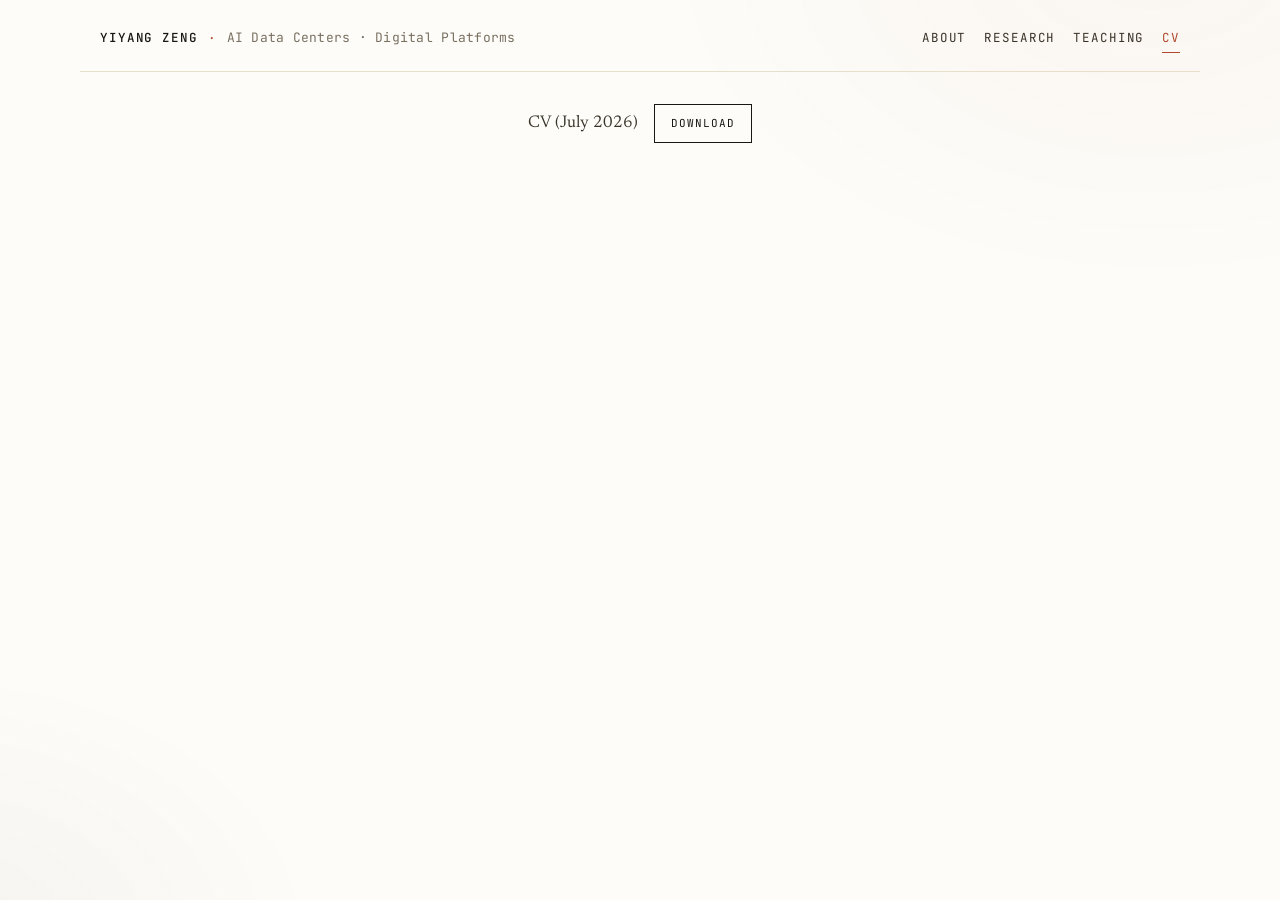
<file: vita/index.html>
<!DOCTYPE html>
<html lang="en">
<head>
  <meta charset="utf-8">
  <meta name="viewport" content="width=device-width, initial-scale=1">
  <title>CV — Yiyang Zeng</title>
  <link rel="canonical" href="https://yiyang-zeng.com/cv.html">
  <meta http-equiv="refresh" content="0; url=../cv.html">
  <script>location.replace('../cv.html');</script>
</head>
<body>
  <p><a href="../cv.html">CV page</a></p>
</body>
</html>
</file>
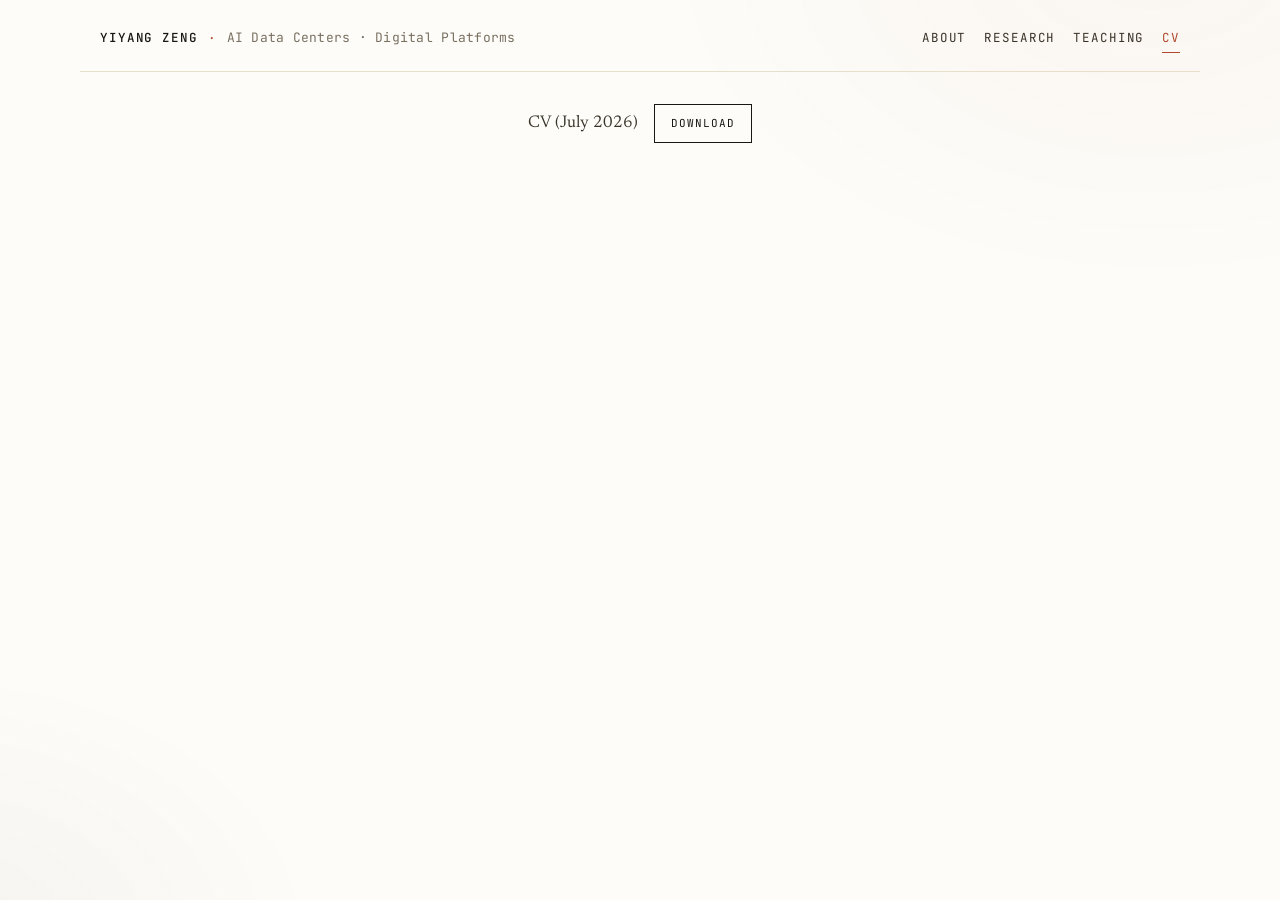
<file: cv.html>
<!DOCTYPE html>
<html lang="en">
<head>
  <meta charset="utf-8">
  <meta name="viewport" content="width=device-width, initial-scale=1">
  <title>CV — Yiyang Zeng</title>
  <meta name="description" content="Curriculum vitae (PDF).">
  <link rel="canonical" href="https://yiyang-zeng.com/cv.html">
  <link rel="stylesheet" href="custom.css">
  <!-- Google tag (gtag.js) -->
  <script async src="https://www.googletagmanager.com/gtag/js?id=G-X2B78L9BNQ"></script>
  <script>
    window.dataLayer = window.dataLayer || [];
    function gtag(){dataLayer.push(arguments);}
    gtag('js', new Date());
    gtag('config', 'G-X2B78L9BNQ');
  </script>
</head>
<body>
<div class="yz-site">
  <header class="yz-masthead">
    <div class="yz-masthead-left">
      <a class="yz-masthead-name" href="index.html">Yiyang Zeng</a>
      <span class="yz-masthead-dot" aria-hidden="true">·</span>
      <span class="yz-masthead-tag">AI Data Centers · Digital Platforms</span>
    </div>
    <nav class="yz-masthead-nav" aria-label="Primary">
        <a href="index.html">About</a>
        <a href="research.html">Research</a>
        <a href="teaching.html">Teaching</a>
        <a href="cv.html" aria-current="page">CV</a>
    </nav>
  </header>
  <div class="yz-layout yz-layout--solo">
    <main class="yz-main">
    <div class="yz-cv-header">
      <p class="yz-cv-lead">CV (July 2026)</p>
      <p class="yz-work-links"><a class="yz-cv-download" href="CV_Yiyang_Zeng.pdf" target="_blank" rel="noopener noreferrer">Download</a></p>
    </div>
    </main>
  </div>
</div>
</body>
</html>
</file>
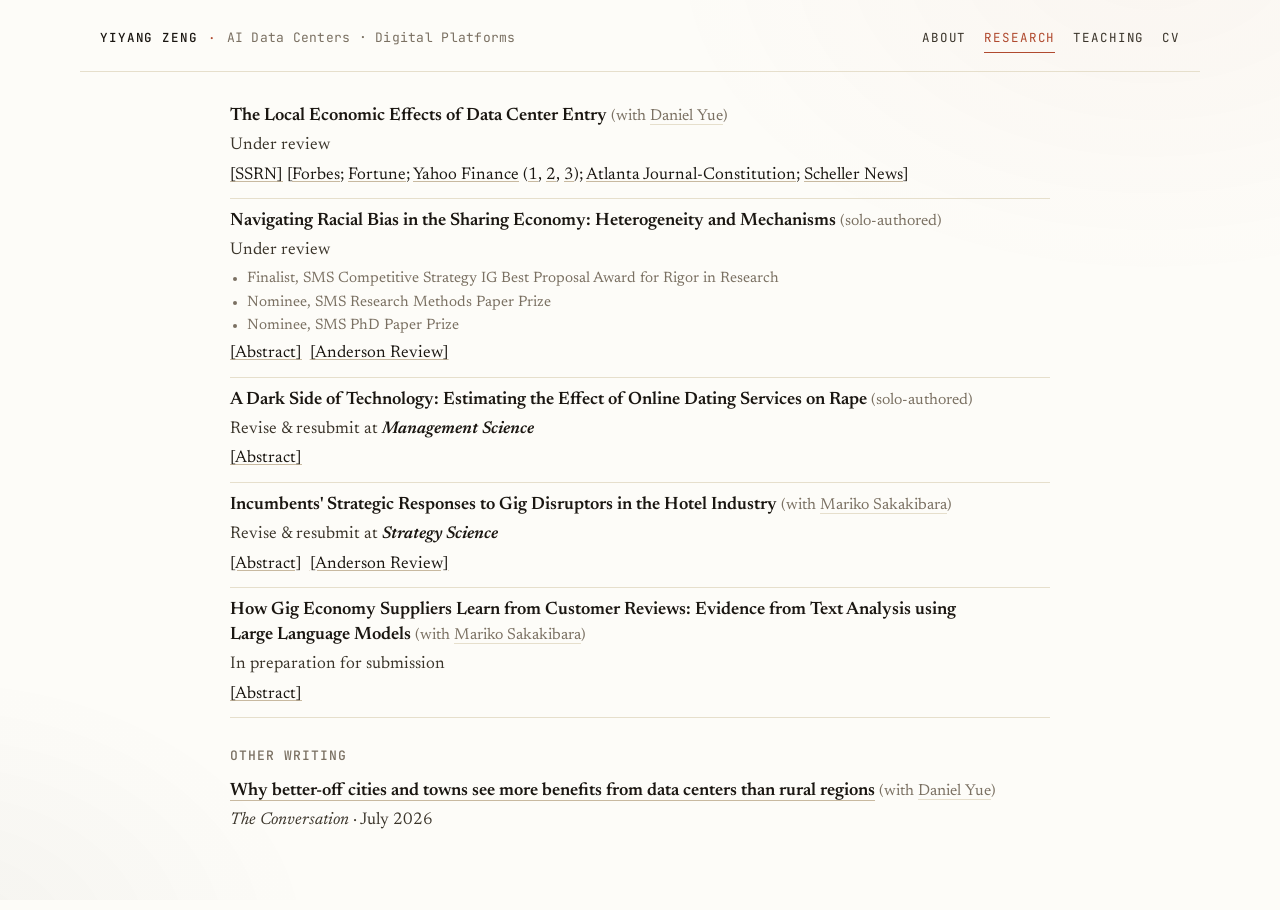
<file: research.html>
<!DOCTYPE html>
<html lang="en">
<head>
  <meta charset="utf-8">
  <meta name="viewport" content="width=device-width, initial-scale=1">
  <title>Research — Yiyang Zeng</title>
  <meta name="description" content="Working papers on AI infrastructure and digital platforms.">
  <link rel="canonical" href="https://yiyang-zeng.com/research.html">
  <link rel="stylesheet" href="custom.css">
  <!-- Google tag (gtag.js) -->
  <script async src="https://www.googletagmanager.com/gtag/js?id=G-X2B78L9BNQ"></script>
  <script>
    window.dataLayer = window.dataLayer || [];
    function gtag(){dataLayer.push(arguments);}
    gtag('js', new Date());
    gtag('config', 'G-X2B78L9BNQ');
  </script>
</head>
<body>
<div class="yz-site">
  <header class="yz-masthead">
    <div class="yz-masthead-left">
      <a class="yz-masthead-name" href="index.html">Yiyang Zeng</a>
      <span class="yz-masthead-dot" aria-hidden="true">·</span>
      <span class="yz-masthead-tag">AI Data Centers · Digital Platforms</span>
    </div>
    <nav class="yz-masthead-nav" aria-label="Primary">
        <a href="index.html">About</a>
        <a href="research.html" aria-current="page">Research</a>
        <a href="teaching.html">Teaching</a>
        <a href="cv.html">CV</a>
    </nav>
  </header>
  <div class="yz-layout yz-layout--solo">
    <main class="yz-main">
    <article class="yz-work yz-work-first">
      <p class="yz-work-title"><strong>The Local Economic Effects of Data Center Entry</strong> <span class="yz-coauthor">(with <a href="https://www.scheller.gatech.edu/directory/faculty/yue/index.html" target="_blank" rel="noopener noreferrer">Daniel Yue</a>)</span></p>
      <p class="yz-work-meta">Under review</p>
      <p class="yz-work-links yz-work-links--flow yz-dc-media"><a class="yz-dc-ssrn" href="https://papers.ssrn.com/sol3/papers.cfm?abstract_id=6497238" target="_blank" rel="noopener noreferrer">[SSRN]</a> <span class="yz-dc-media-lead">[<a href="https://www.forbes.com/sites/frankholmes/2026/08/24/americas-new-luddites-are-coming-for-the-ai-data-center-boom/" target="_blank" rel="noopener noreferrer">Forbes</a>; <a href="https://fortune.com/2026/07/14/data-centers-urban-rural-jobs-study/" target="_blank" rel="noopener noreferrer">Fortune</a>; <span class="yz-nowrap"><a href="https://finance.yahoo.com/economy/articles/why-better-off-cities-towns-130409153.html" target="_blank" rel="noopener noreferrer">Yahoo Finance</a> (<a href="https://finance.yahoo.com/economy/articles/why-better-off-cities-towns-130409153.html" target="_blank" rel="noopener noreferrer">1</a>, <a href="https://finance.yahoo.com/economy/policy/articles/economics-data-centers-creating-jobs-184943199.html" target="_blank" rel="noopener noreferrer">2</a>, <a href="https://finance.yahoo.com/technology/ai/articles/trump-says-ai-data-centers-183105061.html" target="_blank" rel="noopener noreferrer">3</a>)</span>;</span> <span class="yz-dc-media-rest"><a href="https://www.ajc.com/opinion/2026/07/data-centers-benefit-better-off-cities-and-towns-more-than-rural-areas/" target="_blank" rel="noopener noreferrer"><span class="yz-ajc-full">Atlanta Journal-Constitution</span><span class="yz-ajc-short">AJC</span></a>; <a href="https://www.scheller.gatech.edu/news/2026/data-centers-are-booming-who-benefits.html" target="_blank" rel="noopener noreferrer">Scheller News</a>]</span></p>
    </article>

    <article class="yz-work">
      <p class="yz-work-title"><strong>Navigating Racial Bias in the Sharing Economy: Heterogeneity and Mechanisms</strong> <span class="yz-coauthor">(solo-authored)</span></p>
      <p class="yz-work-meta">Under review</p>
      <ul class="yz-awards">
        <li>Finalist, SMS Competitive Strategy IG Best Proposal Award for Rigor in Research</li>
        <li>Nominee, SMS Research Methods Paper Prize</li>
        <li>Nominee, SMS PhD Paper Prize</li>
      </ul>
      <p class="yz-work-links"><a href="Discrimination_Abstract.pdf" target="_blank" rel="noopener noreferrer">[Abstract]</a><a href="https://anderson-review.ucla.edu/racial-minority-hosts-on-airbnb-profit-less-have-fewer-customers-than-white-hosts/" target="_blank" rel="noopener noreferrer">[Anderson Review]</a></p>
    </article>

    <article class="yz-work">
      <p class="yz-work-title"><strong>A Dark Side of Technology: Estimating the Effect of Online Dating Services on Rape</strong> <span class="yz-coauthor">(solo-authored)</span></p>
      <p class="yz-work-meta">Revise &amp; resubmit at <em><strong>Management Science</strong></em></p>
      <p class="yz-work-links"><a href="Online_Dating_Abstract.pdf" target="_blank" rel="noopener noreferrer">[Abstract]</a></p>
    </article>

    <article class="yz-work">
      <p class="yz-work-title"><strong>Incumbents' Strategic Responses to Gig Disruptors in the Hotel Industry</strong> <span class="yz-coauthor">(with <a href="https://www.anderson.ucla.edu/faculty-and-research/strategy/faculty/sakakibara" target="_blank" rel="noopener noreferrer">Mariko Sakakibara</a>)</span></p>
      <p class="yz-work-meta">Revise &amp; resubmit at <em><strong>Strategy Science</strong></em></p>
      <p class="yz-work-links"><a href="Incumbent_Response_Abstract.pdf" target="_blank" rel="noopener noreferrer">[Abstract]</a><a href="https://anderson-review.ucla.edu/what-happens-at-hotels-when-laws-restrict-airbnbs/" target="_blank" rel="noopener noreferrer">[Anderson Review]</a></p>
    </article>

    <article class="yz-work">
      <p class="yz-work-title"><strong>How Gig Economy Suppliers Learn from Customer Reviews: Evidence from Text Analysis using <span class="yz-nowrap">Large Language Models</span></strong> <span class="yz-coauthor">(with <a href="https://www.anderson.ucla.edu/faculty-and-research/strategy/faculty/sakakibara" target="_blank" rel="noopener noreferrer">Mariko Sakakibara</a>)</span></p>
      <p class="yz-work-meta">In preparation for submission</p>
      <p class="yz-work-links"><a href="Learning_Abstract.pdf" target="_blank" rel="noopener noreferrer">[Abstract]</a></p>
    </article>

    <h2 class="yz-subsection">Other writing</h2>
    <article class="yz-work">
      <p class="yz-work-title"><strong><a href="https://theconversation.com/why-better-off-cities-and-towns-see-more-benefits-from-data-centers-than-rural-regions-286750" target="_blank" rel="noopener noreferrer">Why better-off cities and towns see more benefits from data centers than rural regions</a></strong> <span class="yz-coauthor">(with <a href="https://www.scheller.gatech.edu/directory/faculty/yue/index.html" target="_blank" rel="noopener noreferrer">Daniel Yue</a>)</span></p>
      <p class="yz-work-meta"><em>The Conversation</em> · July 2026</p>
    </article>
    </main>
  </div>
</div>
</body>
</html>
</file>
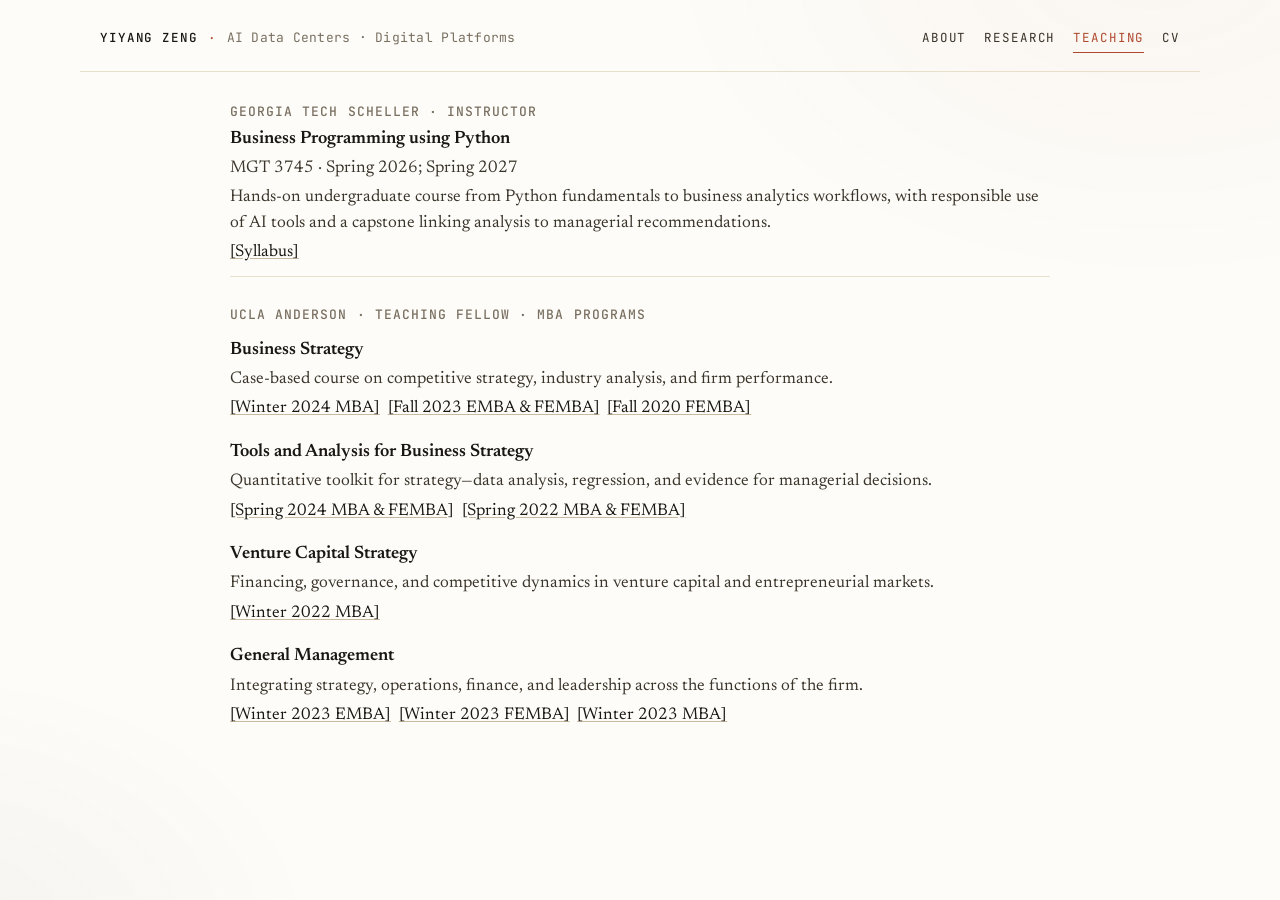
<file: teaching.html>
<!DOCTYPE html>
<html lang="en">
<head>
  <meta charset="utf-8">
  <meta name="viewport" content="width=device-width, initial-scale=1">
  <title>Teaching — Yiyang Zeng</title>
  <meta name="description" content="Courses in business programming, strategy, and analytics.">
  <link rel="canonical" href="https://yiyang-zeng.com/teaching.html">
  <link rel="stylesheet" href="custom.css">
  <!-- Google tag (gtag.js) -->
  <script async src="https://www.googletagmanager.com/gtag/js?id=G-X2B78L9BNQ"></script>
  <script>
    window.dataLayer = window.dataLayer || [];
    function gtag(){dataLayer.push(arguments);}
    gtag('js', new Date());
    gtag('config', 'G-X2B78L9BNQ');
  </script>
</head>
<body>
<div class="yz-site">
  <header class="yz-masthead">
    <div class="yz-masthead-left">
      <a class="yz-masthead-name" href="index.html">Yiyang Zeng</a>
      <span class="yz-masthead-dot" aria-hidden="true">·</span>
      <span class="yz-masthead-tag">AI Data Centers · Digital Platforms</span>
    </div>
    <nav class="yz-masthead-nav" aria-label="Primary">
        <a href="index.html">About</a>
        <a href="research.html">Research</a>
        <a href="teaching.html" aria-current="page">Teaching</a>
        <a href="cv.html">CV</a>
    </nav>
  </header>
  <div class="yz-layout yz-layout--solo">
    <main class="yz-main">
    <h3 class="yz-subsection yz-subsection-first">Georgia Tech Scheller · Instructor</h3>



    <article class="yz-work yz-work-first">

      <p class="yz-work-title"><strong>Business Programming using Python</strong></p>

      <p class="yz-work-meta">MGT 3745 · Spring 2026; Spring 2027</p>

      <p class="yz-work-desc">Hands-on undergraduate course from Python fundamentals to business analytics workflows, with responsible use of AI tools and a capstone linking analysis to managerial recommendations.</p>

      <p class="yz-work-links"><a href="MGT-3745-Syllabus-Spring-2026.pdf" target="_blank" rel="noopener noreferrer">[Syllabus]</a></p>

    </article>



    <h3 class="yz-subsection">UCLA Anderson · Teaching fellow · MBA programs</h3>



    <article class="yz-work">

      <p class="yz-work-title"><strong>Business Strategy</strong></p>

      <p class="yz-work-desc">Case-based course on competitive strategy, industry analysis, and firm performance.</p>

      <p class="yz-work-links"><a href="MGMTFT420_Winter2024.pdf" target="_blank" rel="noopener noreferrer">[Winter 2024 MBA]</a><a href="MGMT420_Fall2023.pdf" target="_blank" rel="noopener noreferrer">[Fall 2023 EMBA &amp; FEMBA]</a><a href="MGMTFE420_Fall2020.pdf" target="_blank" rel="noopener noreferrer">[Fall 2020 FEMBA]</a></p>

    </article>



    <article class="yz-work">

      <p class="yz-work-title"><strong>Tools and Analysis for Business Strategy</strong></p>

      <p class="yz-work-desc">Quantitative toolkit for strategy—data analysis, regression, and evidence for managerial decisions.</p>

      <p class="yz-work-links"><a href="MGMT218_Spring2024.pdf" target="_blank" rel="noopener noreferrer">[Spring 2024 MBA &amp; FEMBA]</a><a href="MGMT218_Spring22.pdf" target="_blank" rel="noopener noreferrer">[Spring 2022 MBA &amp; FEMBA]</a></p>

    </article>



    <article class="yz-work">

      <p class="yz-work-title"><strong>Venture Capital Strategy</strong></p>

      <p class="yz-work-desc">Financing, governance, and competitive dynamics in venture capital and entrepreneurial markets.</p>

      <p class="yz-work-links"><a href="MGT298_Winter2022.pdf" target="_blank" rel="noopener noreferrer">[Winter 2022 MBA]</a></p>

    </article>



    <article class="yz-work">

      <p class="yz-work-title"><strong>General Management</strong></p>

      <p class="yz-work-desc">Integrating strategy, operations, finance, and leadership across the functions of the firm.</p>

      <p class="yz-work-links"><a href="MGMTEX439_Winter2023.pdf" target="_blank" rel="noopener noreferrer">[Winter 2023 EMBA]</a><a href="Management298_section15_Winter2023.pdf" target="_blank" rel="noopener noreferrer">[Winter 2023 FEMBA]</a><a href="Management298_section12_Winter2023.pdf" target="_blank" rel="noopener noreferrer">[Winter 2023 MBA]</a></p>

    </article>
    </main>
  </div>
</div>
</body>
</html>
</file>
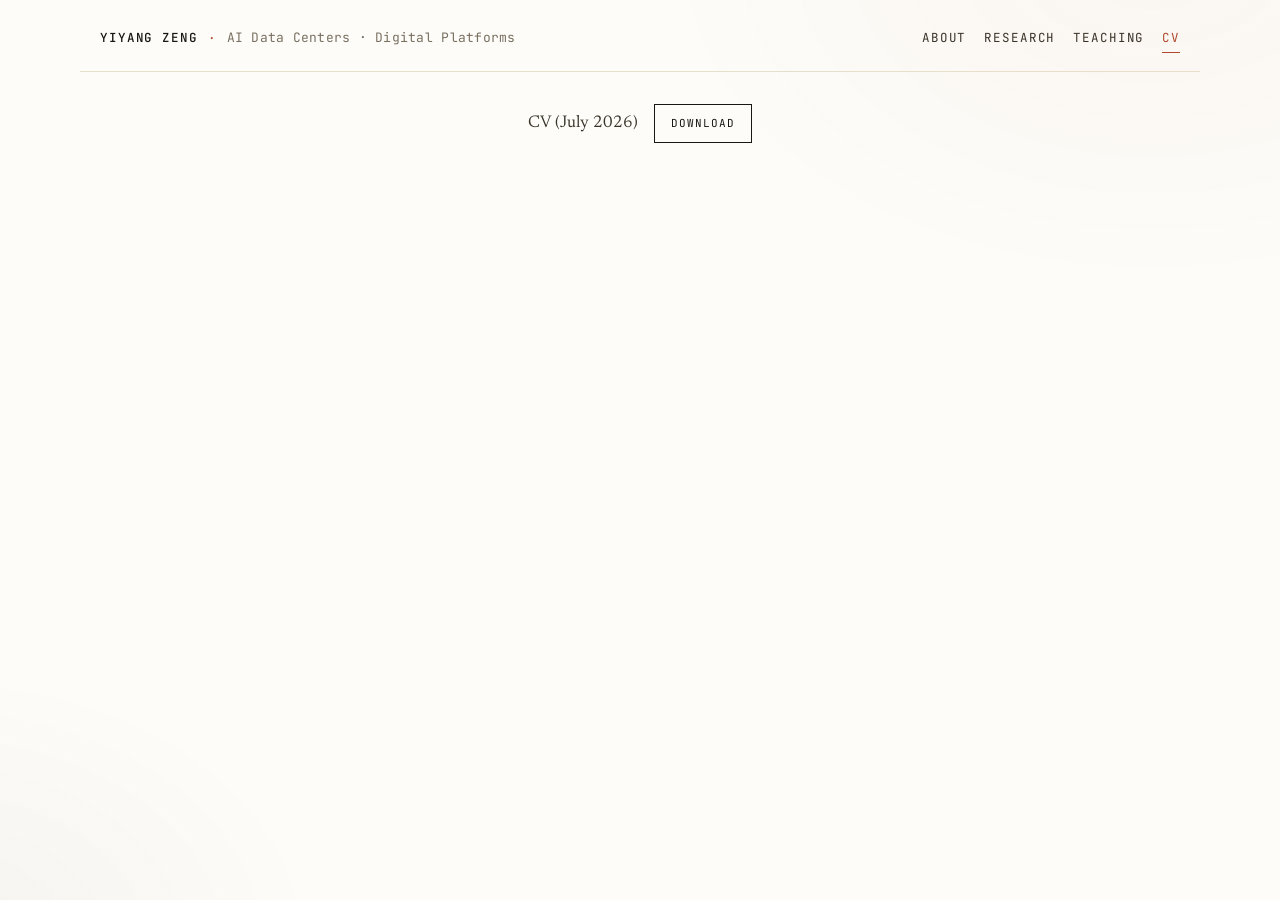
<file: vita.html>
<!DOCTYPE html>
<html lang="en">
<head>
  <meta charset="utf-8">
  <meta name="viewport" content="width=device-width, initial-scale=1">
  <title>CV — Yiyang Zeng</title>
  <link rel="canonical" href="https://yiyang-zeng.com/cv.html">
  <meta http-equiv="refresh" content="0; url=cv.html">
  <script>location.replace('cv.html');</script>
</head>
<body>
  <p><a href="cv.html">CV page</a></p>
</body>
</html>
</file>
<file: custom.css>
/* yiyang-zeng.com — site styles */

@import url("https://fonts.googleapis.com/css2?family=Newsreader:ital,opsz,wght@0,6..72,300;0,6..72,400;0,6..72,500;0,6..72,600;1,6..72,400;1,6..72,600&family=JetBrains+Mono:wght@400;500&display=swap");

:root {
  --yz-paper: #fdfcf8;
  --yz-rule: #e6dfcc;
  --yz-ink: #1a1611;
  --yz-ink-2: #3a342a;
  --yz-mute: #7a7062;
  --yz-accent: #b04a2f;
  --yz-accent-soft: #c8b9a0;
  --yz-kw-navy: #6a8499;
  --yz-serif: "Newsreader", Georgia, serif;
  --yz-mono: "JetBrains Mono", ui-monospace, Menlo, monospace;
  --yz-measure: 68ch;
}

/* ----- Squarespace shell ----- */
body {
  background: var(--yz-paper) !important;
  color: var(--yz-ink);
  font-family: var(--yz-serif);
  font-size: 18px;
  line-height: 1.6;
  -webkit-font-smoothing: antialiased;
}

body::before {
  content: "";
  position: fixed;
  inset: 0;
  pointer-events: none;
  background:
    radial-gradient(900px 600px at 90% -5%, rgba(176, 74, 47, 0.035), transparent 55%),
    radial-gradient(700px 500px at -5% 105%, rgba(26, 22, 17, 0.04), transparent 55%);
  z-index: 0;
}

#siteWrapper,
.site-wrapper,
.content-wrapper,
.page-section,
.sqs-layout {
  background: transparent !important;
}

.page-section:has(.yz-site) .content-wrapper > h1,
.page-section:has(.yz-site) .sqs-block-html h1,
.page-section:has(.yz-site) .sqs-block-markdown h1 {
  display: none !important;
}

.sqs-block-code .sqs-block-content {
  padding-left: 0 !important;
  padding-right: 0 !important;
}

body:has(.yz-site) #header,
body:has(.yz-site) .header,
body:has(.yz-site) .Mobile-bar {
  display: none !important;
}

body:has(.yz-site) .page-section:first-child {
  padding-top: 0 !important;
}

/* ----- Site shell ----- */
.yz-site {
  position: relative;
  z-index: 1;
  color: var(--yz-ink);
  font-family: var(--yz-serif);
  overflow-x: clip;
}

.yz-site,
.yz-site *,
.yz-site *::before,
.yz-site *::after {
  box-sizing: border-box;
}

.yz-site a {
  color: var(--yz-ink);
  text-decoration: none;
  border-bottom: 1px solid var(--yz-accent-soft);
  transition: color 0.15s, border-color 0.15s;
}

.yz-site a:hover {
  color: var(--yz-accent);
  border-bottom-color: var(--yz-accent);
}

/* Masthead (Daniel-style, compact) */
.yz-masthead {
  border-bottom: 1px solid var(--yz-rule);
  padding: 16px 20px 18px;
  max-width: 1120px;
  margin: 0 auto;
  display: flex;
  align-items: baseline;
  justify-content: space-between;
  gap: 16px;
  flex-wrap: wrap;
  font-family: var(--yz-mono);
  font-size: 12.5px;
  letter-spacing: 0.07em;
  text-transform: uppercase;
  color: var(--yz-ink-2);
}

.yz-masthead-left {
  display: flex;
  gap: 10px;
  align-items: baseline;
  flex-wrap: wrap;
}

.yz-masthead-name {
  font-weight: 500;
  border-bottom: none !important;
}

.yz-masthead-name:hover {
  color: var(--yz-accent);
}

.yz-masthead-dot {
  color: var(--yz-accent);
}

.yz-masthead-tag {
  color: var(--yz-mute);
  text-transform: none;
  letter-spacing: 0.02em;
  font-size: 13px;
}

.yz-masthead-nav {
  display: flex;
  gap: 18px;
  flex-wrap: wrap;
}

.yz-masthead-nav a {
  border-bottom: none;
  color: var(--yz-ink-2);
  padding: 4px 0;
}

.yz-masthead-nav a:hover,
.yz-masthead-nav a[aria-current="page"] {
  color: var(--yz-accent);
}

.yz-masthead-nav a[aria-current="page"] {
  border-bottom: 1px solid var(--yz-accent);
}

/* Theme illustration band */
.yz-theme-band {
  overflow-x: auto;
  overflow-y: visible;
  -webkit-overflow-scrolling: touch;
}

.yz-theme-band svg {
  display: block;
  width: 100%;
  height: auto;
  opacity: 0.92;
  overflow: visible;
}

/* Layout: sidebar + main */
.yz-layout {
  max-width: 1120px;
  margin: 0 auto;
  padding: 40px 20px 64px;
  display: grid;
  grid-template-columns: minmax(220px, 260px) 1fr;
  gap: 48px;
  align-items: start;
}

.yz-layout--about {
  padding: 12px 20px 64px;
  grid-template-columns: 1fr minmax(220px, 260px);
  grid-template-areas:
    "theme sidebar"
    "main sidebar";
  column-gap: 48px;
  row-gap: 0;
}

.yz-layout--about .yz-theme-band {
  grid-area: theme;
  background: var(--yz-paper);
  padding: 48px 0 42px;
  overflow-x: hidden;
  overflow-y: visible;
}

.yz-layout--about .yz-theme-band svg {
  display: block;
  width: calc((100% + 48px) / 1.26);
  min-width: 0;
  max-width: none;
  height: auto;
  max-height: calc(136px / 1.26);
  margin: 0 0 0 calc(-40 / 1120 * (100% + 48px));
  opacity: 0.92;
  transform: scale(1.26);
  transform-origin: top left;
}

/* Mobile theme row: hidden on desktop; shown at ≤820px */
.yz-theme-row {
  display: none;
}

.yz-theme-cell {
  margin: 0;
  text-align: center;
}

.yz-layout--about .yz-main {
  grid-area: main;
  padding-top: 24px;
  max-width: 76ch;
}

.yz-layout--about .yz-intro {
  font-size: 19px;
  line-height: 1.56;
  max-width: 68ch;
}

.yz-layout--about .yz-bio {
  font-size: 19px;
  line-height: 1.58;
  max-width: 76ch;
}

.yz-layout--about .yz-sidebar {
  grid-area: sidebar;
  padding-top: 58px;
  display: flex;
  flex-direction: column;
  align-items: flex-end;
  align-self: start;
  --yz-sidebar-block: 248px;
}

.yz-layout--about .yz-portrait {
  width: var(--yz-sidebar-block);
  aspect-ratio: auto;
  height: auto;
  margin-left: 0;
}

.yz-layout--about .yz-portrait img {
  width: 220px;
  height: 220px;
}

.yz-layout--about .yz-name {
  width: var(--yz-sidebar-block);
  font-size: 32px;
  margin: 18px 0 10px;
  text-align: left;
}

.yz-layout--about .yz-affil {
  width: var(--yz-sidebar-block);
  max-width: none;
  margin-left: 0;
  font-size: 16px;
  line-height: 1.5;
  text-align: left;
}

.yz-layout--about .yz-contact {
  width: var(--yz-sidebar-block);
  margin-left: 0;
  grid-template-columns: max-content 1fr;
  column-gap: 12px;
  font-size: 15px;
}

.yz-layout--about .yz-contact dt {
  text-align: left;
  font-size: 11px;
}

.yz-layout--about .yz-contact dd {
  text-align: left;
  font-size: 13.5px;
  letter-spacing: -0.01em;
}

.yz-layout--about .yz-contact-email {
  white-space: normal;
}

/* Inner pages: masthead + centered content only */
.yz-layout--solo {
  display: block;
  padding-top: 32px;
}

.yz-layout--solo:has(.yz-subsection-first) {
  padding-top: 22px;
}

.yz-layout--solo .yz-main {
  max-width: 820px;
  margin-left: auto;
  margin-right: auto;
  width: 100%;
}

.yz-layout--solo .yz-coauthor {
  white-space: nowrap;
}

.yz-layout--solo .yz-work-title {
  font-size: 18px;
  margin-bottom: 4px;
}

.yz-layout--solo .yz-work-meta {
  font-size: 17px;
  margin-bottom: 4px;
}

.yz-layout--solo .yz-work-desc,
.yz-layout--solo .yz-work-links {
  font-size: 17px;
  line-height: 1.5;
}

.yz-layout--solo .yz-work-desc {
  margin-bottom: 4px;
}

.yz-layout--solo .yz-awards {
  font-size: 15px;
  margin: 0 0 4px;
  line-height: 1.45;
}

.yz-layout--solo .yz-awards li {
  margin-bottom: 2px;
}

.yz-layout--solo .yz-subsection {
  font-size: 13px;
  letter-spacing: 0.08em;
  margin: 12px 0 4px;
}

.yz-layout--solo .yz-subsection-first {
  margin-top: 0;
}

.yz-layout--solo .yz-work {
  margin-bottom: 10px;
  padding-bottom: 10px;
}

/* Teaching: divider after GT course only, not between UCLA courses */
.yz-subsection:not(.yz-subsection-first) ~ .yz-work {
  border-bottom: none;
  padding-bottom: 0;
  margin-bottom: 18px;
}

.yz-subsection:not(.yz-subsection-first) ~ .yz-work:last-of-type {
  margin-bottom: 0;
}

/* Sidebar */
.yz-sidebar {
  position: sticky;
  top: 16px;
}

.yz-portrait {
  width: 200px;
  max-width: 100%;
  aspect-ratio: 1 / 1;
}

.yz-portrait img {
  width: 100%;
  height: 100%;
  max-width: 100%;
  display: block;
  object-fit: cover;
}

.yz-name {
  font-family: var(--yz-serif);
  font-weight: 500;
  font-size: 28px;
  line-height: 1.1;
  letter-spacing: -0.01em;
  margin: 20px 0 8px;
}

.yz-affil {
  font-size: 15px;
  line-height: 1.5;
  color: var(--yz-ink-2);
  max-width: 26ch;
  margin: 0;
}

.yz-affil a {
  border-bottom: none !important;
  color: inherit;
}

.yz-affil a:hover {
  color: var(--yz-accent);
  border-bottom: none !important;
}

.yz-contact {
  margin-top: 18px;
  padding-top: 14px;
  border-top: 1px solid var(--yz-rule);
  display: grid;
  grid-template-columns: max-content 1fr;
  gap: 5px 12px;
  font-size: 14px;
}

.yz-contact dt {
  font-family: var(--yz-mono);
  font-size: 10px;
  letter-spacing: 0.07em;
  text-transform: uppercase;
  color: var(--yz-mute);
  padding-top: 2px;
}

.yz-contact dd {
  margin: 0;
  line-height: 1.45;
}

.yz-contact-email {
  font-size: 12.5px;
  letter-spacing: -0.01em;
  white-space: nowrap;
}

.yz-contact-email a {
  border-bottom: none;
}

.yz-contact dd a:hover {
  border-bottom: 1px solid var(--yz-accent);
}

/* Main column */
.yz-main {
  min-width: 0;
  max-width: var(--yz-measure);
}

.yz-intro {
  font-size: 19px;
  line-height: 1.58;
  color: var(--yz-ink-2);
  margin: 0 0 18px;
}

.yz-intro .yz-kw {
  color: var(--yz-accent);
  font-weight: inherit;
}

.yz-intro .yz-kw-light {
  color: var(--yz-kw-navy);
  font-weight: inherit;
}

.yz-bio {
  font-size: 19px;
  line-height: 1.58;
  color: var(--yz-ink-2);
  margin: 0 0 14px;
}

.yz-section {
  font-family: var(--yz-mono);
  font-size: 11px;
  letter-spacing: 0.14em;
  text-transform: uppercase;
  font-weight: 500;
  color: var(--yz-ink);
  margin: 0 0 20px;
  padding-bottom: 8px;
  border-bottom: 1px solid var(--yz-ink);
}

.yz-section-first {
  margin-top: 0;
}

.yz-subsection {
  font-family: var(--yz-mono);
  font-size: 10px;
  letter-spacing: 0.1em;
  text-transform: uppercase;
  color: var(--yz-mute);
  font-weight: 500;
  margin: 28px 0 12px;
}

.yz-subsection:first-of-type {
  margin-top: 8px;
}

.yz-subsection-first {
  margin-top: 0;
}

/* Research: clearer break before Other writing (no border-top) */
.yz-layout--solo > .yz-main > .yz-subsection:not(.yz-subsection-first) {
  margin-top: 28px;
  margin-bottom: 12px;
}

/* Jennifer-style work entries */
.yz-work {
  margin-bottom: 26px;
  padding-bottom: 26px;
  border-bottom: 1px solid var(--yz-rule);
}

.yz-work:last-of-type {
  border-bottom: none;
  padding-bottom: 0;
}

.yz-work-title {
  margin: 0 0 6px;
  font-size: 17px;
  line-height: 1.4;
}

.yz-work-title strong {
  font-weight: 600;
}

/* Linked paper / article titles (e.g. Conversation) — site ink, not default blue */
.yz-work-title strong > a {
  color: inherit;
  text-decoration: none;
  border-bottom: 1px solid var(--yz-accent-soft);
  -webkit-box-decoration-break: clone;
  box-decoration-break: clone;
}

.yz-work-title strong > a:hover {
  color: var(--yz-accent);
  border-bottom-color: var(--yz-accent);
}

.yz-coauthor {
  font-size: 0.88em;
  font-weight: 400;
  color: var(--yz-mute);
  white-space: nowrap;
}

.yz-coauthor a {
  color: var(--yz-mute);
  border-bottom: 1px solid var(--yz-rule);
}

.yz-coauthor a:hover {
  color: var(--yz-accent);
  border-bottom-color: var(--yz-accent);
}

.yz-work-first {
  margin-top: 0;
}

.yz-awards {
  margin: 0 0 10px;
  padding-left: 1.15em;
  font-size: 14px;
  line-height: 1.55;
  color: var(--yz-mute);
}

.yz-awards li {
  margin-bottom: 5px;
}

.yz-awards li:last-child {
  margin-bottom: 0;
}

.yz-work-meta {
  margin: 0 0 6px;
  font-family: var(--yz-serif);
  font-size: 16px;
  line-height: 1.5;
  color: var(--yz-ink-2);
}

.yz-work-meta em strong,
.yz-work-meta strong em {
  font-family: inherit;
  font-style: italic;
  font-weight: 600;
  font-synthesis: none;
  color: var(--yz-ink);
}

.yz-work-detail {
  margin: 0 0 8px;
  font-size: 15px;
  line-height: 1.55;
  color: var(--yz-mute);
}

.yz-work-desc {
  margin: 0 0 8px;
  font-size: 16px;
  line-height: 1.6;
  color: var(--yz-ink-2);
}

.yz-work-links {
  margin: 0;
  font-size: 15px;
  line-height: 1.65;
  /* Gap-only between bracket links (desktop + mobile) */
  display: flex;
  flex-wrap: wrap;
  column-gap: 0.45em;
  row-gap: 0.35em;
}

.yz-work-links a {
  border-bottom: none;
  text-decoration: underline;
  text-decoration-color: var(--yz-accent-soft);
  text-underline-offset: 2px;
}

.yz-work-links > a,
.yz-work-links > .yz-bracketed-link {
  white-space: nowrap;
}

.yz-bracketed-link {
  white-space: nowrap;
}

/* Long press list: one bracket group; allow wrap mid-list */
.yz-work-links > .yz-bracketed-link--wrap {
  white-space: normal;
}

/* Inline flow so [SSRN] and [Fortune; …] share the first line */
.yz-work-links--flow {
  display: block;
}

.yz-work-links--flow > a,
.yz-work-links--flow > .yz-bracketed-link {
  display: inline;
  white-space: normal;
}

.yz-nowrap {
  white-space: nowrap;
}

.yz-ajc-short {
  display: none;
}

/* About press sentence: site link underline only (no second decoration) */
.yz-press a {
  text-decoration: none;
}

.yz-work-links a:hover {
  text-decoration-color: var(--yz-accent);
}

/* CV page */
.yz-cv-header {
  display: flex;
  align-items: center;
  justify-content: center;
  gap: 16px;
  flex-wrap: wrap;
}

.yz-cv-header .yz-cv-lead {
  margin: 0;
}

.yz-cv-header .yz-work-links {
  margin: 0;
}

.yz-cv-lead {
  font-size: 17px;
  color: var(--yz-ink-2);
}

.yz-cv-download {
  display: inline-block;
  font-family: var(--yz-mono);
  font-size: 11px;
  letter-spacing: 0.08em;
  text-transform: uppercase;
  padding: 10px 16px;
  border: 1px solid var(--yz-ink);
  border-bottom: 1px solid var(--yz-ink) !important;
  text-decoration: none !important;
}

.yz-cv-download:hover {
  background: var(--yz-ink);
  color: var(--yz-paper) !important;
}

/* ----- Mobile ----- */
@media (max-width: 820px) {
  .yz-masthead {
    padding: 12px 16px 10px;
    flex-direction: column;
    align-items: flex-start;
    gap: 10px;
    font-size: 12px;
  }

  .yz-masthead-tag {
    font-size: 13px;
  }

  .yz-masthead-nav {
    gap: 12px 16px;
  }

  .yz-masthead-nav a {
    padding: 6px 0;
    min-height: 44px;
    display: inline-flex;
    align-items: center;
  }

  .yz-layout {
    grid-template-columns: 1fr;
    gap: 28px;
    padding: 28px 16px 48px;
  }

  .yz-layout--solo {
    padding: 24px 16px 40px;
  }

  .yz-layout--solo:has(.yz-subsection-first) {
    padding-top: 18px;
  }

  .yz-layout--solo .yz-work {
    margin-bottom: 8px;
    padding-bottom: 8px;
  }

  .yz-layout--solo .yz-subsection {
    margin: 10px 0 4px;
  }

  .yz-layout--solo .yz-main {
    max-width: none;
  }

  .yz-layout--about {
    grid-template-columns: 1fr;
    grid-template-areas:
      "theme"
      "main"
      "sidebar";
    padding: 8px 16px 48px;
  }

  .yz-layout--about .yz-theme-band {
    padding: 18px 0 22px;
    margin: 0;
    overflow: visible;
  }

  .yz-layout--about .yz-theme-band svg.yz-theme-band__wide {
    display: none;
  }

  .yz-theme-row {
    display: grid;
    grid-template-columns: repeat(4, minmax(0, 1fr));
    gap: clamp(8px, 2.5vw, 10px) clamp(4px, 1.5vw, 6px);
    width: 100%;
    max-width: 100%;
    padding: 2px 0 4px;
    --yz-theme-icon-h: clamp(40px, 11vw, 48px);
  }

  .yz-theme-row .yz-theme-cell img {
    display: block;
    height: var(--yz-theme-icon-h);
    width: auto;
    max-width: 100%;
    margin: 0 auto 10px;
    object-fit: contain;
    object-position: center bottom;
    opacity: 0.92;
  }

  .yz-theme-row .yz-theme-cell figcaption {
    margin: 0;
    font-family: var(--yz-mono);
    font-size: clamp(7.5px, 2.1vw, 8.5px);
    letter-spacing: 0.04em;
    line-height: 1.22;
    color: var(--yz-mute);
    text-transform: uppercase;
    padding: 0 1px;
  }

  .yz-layout--about .yz-sidebar,
  .yz-layout--about .yz-main {
    padding-top: 0;
  }

  .yz-coauthor {
    white-space: normal;
    display: inline;
  }

  .yz-sidebar {
    position: static;
    display: grid;
    grid-template-columns: 100px 1fr;
    gap: 16px;
    align-items: start;
  }

  .yz-portrait {
    width: 100px;
    margin: 0;
  }

  .yz-name {
    font-size: 24px;
    margin: 0 0 6px;
  }

  .yz-affil {
    max-width: none;
    font-size: 14px;
  }

  .yz-contact {
    grid-column: 1 / -1;
    margin-top: 4px;
  }

  .yz-contact-email {
    white-space: normal;
    font-size: 13px;
  }

  .yz-main {
    max-width: none;
  }

  .yz-work-title {
    font-size: 16px;
  }

  /* Each bracket group must be one flex item (a or .yz-bracketed-link). */
  .yz-work-links {
    display: flex;
    flex-wrap: wrap;
    column-gap: 0.45em;
    row-gap: 0.35em;
  }

  .yz-work-links > a,
  .yz-work-links > .yz-bracketed-link {
    white-space: nowrap;
  }

  /* Long press list: keep inline wrap on mobile (overrides flex/nowrap above) */
  .yz-work-links--flow {
    display: block;
  }

  .yz-work-links--flow > a,
  .yz-work-links--flow > .yz-bracketed-link,
  .yz-work-links > .yz-bracketed-link--wrap {
    display: inline;
    white-space: normal;
  }

  .yz-work-links--flow.yz-dc-media {
    display: flex;
    flex-wrap: wrap;
    column-gap: 0.45em;
    row-gap: 0;
  }

  .yz-dc-media-lead {
    order: 1;
    flex: 0 0 100%;
    white-space: nowrap;
  }

  .yz-dc-media-rest {
    order: 2;
  }

  .yz-dc-ssrn {
    order: 3;
  }

  .yz-ajc-full {
    display: none;
  }

  .yz-ajc-short {
    display: inline;
  }

  .yz-layout--solo > .yz-main > .yz-subsection:not(.yz-subsection-first) {
    margin-top: 22px;
  }

  .yz-layout--about .yz-sidebar {
    display: flex;
    flex-direction: column;
    align-items: flex-start;
    width: 100%;
    padding-top: 0;
    --yz-sidebar-block: 100%;
  }

  .yz-layout--about .yz-portrait {
    width: var(--yz-sidebar-block);
    aspect-ratio: auto;
    height: auto;
  }

  .yz-layout--about .yz-portrait img {
    width: min(280px, 82vw);
    height: min(280px, 82vw);
  }

  .yz-layout--about .yz-name {
    width: 100%;
    font-size: 34px;
    margin: 16px 0 8px;
  }

  .yz-layout--about .yz-affil {
    width: 100%;
    font-size: 19px;
    line-height: 1.55;
  }

  .yz-layout--about .yz-intro,
  .yz-layout--about .yz-bio {
    font-size: 18.5px;
    line-height: 1.6;
  }

  .yz-layout--about .yz-contact {
    width: 100%;
    grid-column: auto;
    font-size: 17px;
  }

  .yz-layout--about .yz-contact dt {
    font-size: 13px;
    text-align: left;
  }

  .yz-layout--about .yz-contact dd {
    font-size: 17px;
    text-align: left;
  }

  .yz-cv-header {
    gap: 12px;
  }

  .yz-cv-download {
    display: inline-flex;
    align-items: center;
    min-height: 44px;
  }
}

@media (max-width: 420px) {
  .yz-masthead-tag {
    display: block;
    margin-top: 2px;
    padding-left: 0;
  }

  .yz-masthead-left {
    flex-direction: column;
    gap: 2px;
  }

  .yz-masthead-dot {
    display: none;
  }

  .yz-layout--about .yz-intro,
  .yz-layout--about .yz-bio {
    font-size: 18px;
  }
}

@media (max-width: 360px) {
  .yz-theme-row {
    --yz-theme-icon-h: clamp(38px, 10.5vw, 42px);
    gap: 8px 4px;
  }

  .yz-theme-row .yz-theme-cell figcaption {
    letter-spacing: 0.03em;
  }
}

@media (min-width: 481px) and (max-width: 820px) {
  .yz-theme-row {
    --yz-theme-icon-h: clamp(44px, 9vw, 52px);
  }

  .yz-theme-row .yz-theme-cell figcaption {
    font-size: clamp(8px, 1.6vw, 9px);
  }
}
</file>
